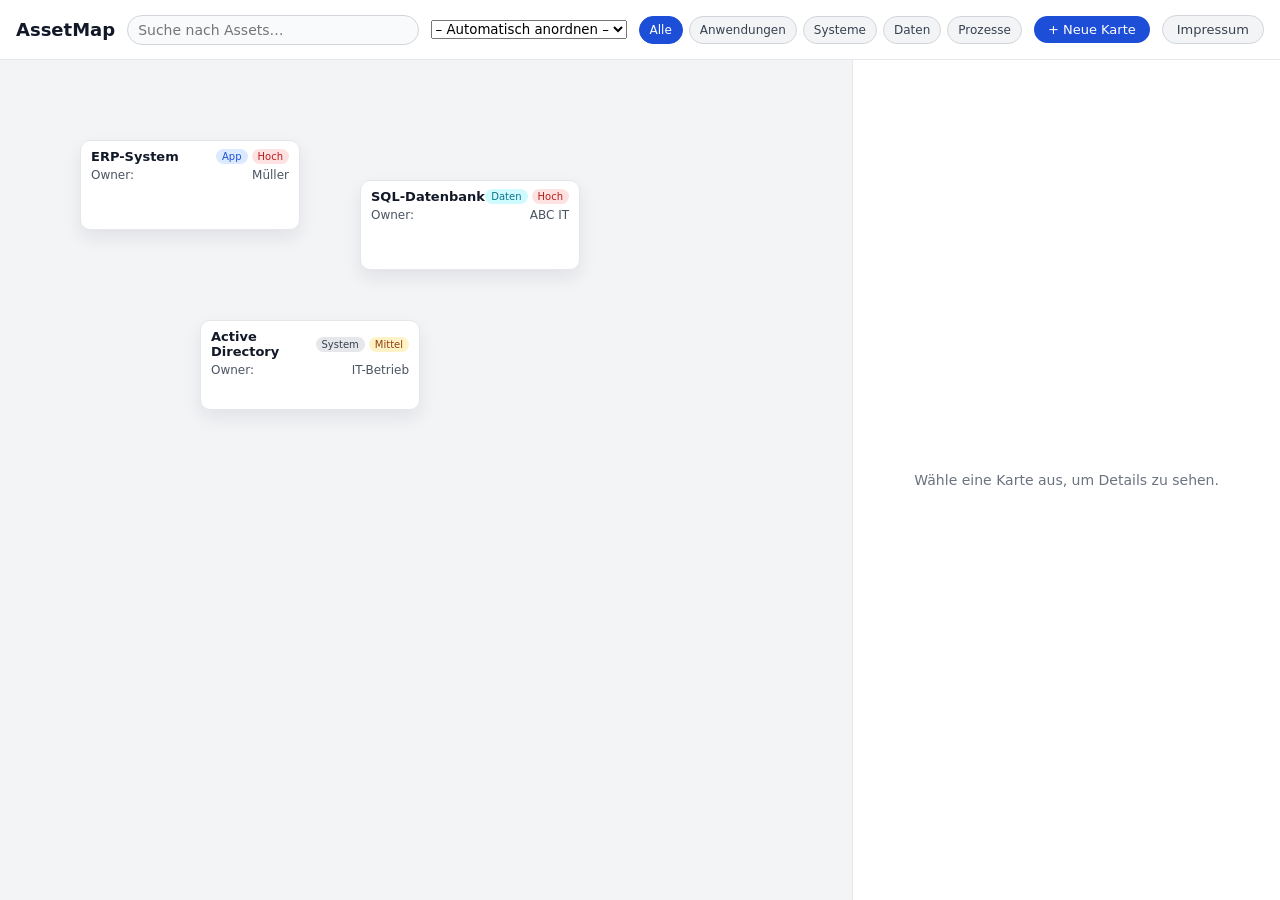
<file: index.html>
<!DOCTYPE html>
<html lang="de">
<head>
  <meta charset="UTF-8" />
  <title>AssetMap Prototype</title>
  <link rel="stylesheet" href="style.css" />
</head>

<body>
  <div class="app">

    <!-- TOPBAR -->
    <header class="topbar">
      <div class="logo">AssetMap</div>

      <div class="search">
        <input type="text" id="searchInput" placeholder="Suche nach Assets…" />
      </div>

      <select id="layoutSelect">
        <option value="">– Automatisch anordnen –</option>
        <option value="grid">Raster</option>
        <option value="circle">Kreis</option>
        <option value="links">Nach Verknüpfungen</option>
      </select>

      <div class="pill-group">
        <button class="pill pill-active" data-filter="all">Alle</button>
        <button class="pill" data-filter="application">Anwendungen</button>
        <button class="pill" data-filter="system">Systeme</button>
        <button class="pill" data-filter="data">Daten</button>
        <button class="pill" data-filter="process">Prozesse</button>
      </div>

      <button id="addAssetBtn" class="primary-btn">+ Neue Karte</button>

      <a href="impressum.html" style="padding:6px 14px;border-radius:999px;border:1px solid #d1d5db;background:#f3f4f6;color:#374151;font-size:13px;text-decoration:none;">Impressum</a>
    </header>

    <!-- MAIN AREA -->
    <main class="main">

      <!-- CANVAS -->
      <div class="canvas" id="canvas">
        <svg id="linksSvg" class="links-svg"></svg>
        <div id="cardsLayer"></div>
      </div>

      <!-- DETAILPANEL -->
      <aside class="detail" id="detailPanel">

        <div class="detail-empty" id="detailEmpty">
          <p>Wähle eine Karte aus, um Details zu sehen.</p>
        </div>

        <div class="detail-content hidden" id="detailContent">

          <h2 id="detailTitle"></h2>
          <div class="detail-sub" id="detailSubtitle"></div>

          <!-- BASIS -->
          <section class="section">
            <div class="section-title">Basisinformationen</div>

            <div class="field">
              <span class="field-label">Name:</span>
              <input id="fieldName" />
            </div>

            <div class="field">
              <span class="field-label">Kategorie:</span>
              <select id="fieldType">
                <option value="application">Anwendung</option>
                <option value="system">System</option>
                <option value="data">Daten</option>
                <option value="process">Prozess</option>
              </select>
            </div>

            <div class="field">
              <span class="field-label">Status:</span>
              <select id="fieldStatus">
                <option value="aktiv">Aktiv</option>
                <option value="geplant">Geplant</option>
                <option value="ausserbetrieb">Außer Betrieb</option>
              </select>
            </div>

            <div class="field">
              <span class="field-label">Beschreibung:</span>
              <textarea id="fieldDescription" rows="3"></textarea>
            </div>
          </section>

          <!-- VERANTWORTUNG -->
          <section class="section">
            <div class="section-title">Verantwortung</div>

            <div class="field">
              <span class="field-label">Verantwortlicher:</span>
              <input id="fieldOwner" />
            </div>
          </section>

          <!-- SCHUTZBEDARF -->
          <section class="section">
            <div class="section-title">Schutzbedarf</div>

            <div class="field">
              <span class="field-label">Schutzbedarf:</span>
              <select id="fieldCriticality">
                <option value="low">Niedrig</option>
                <option value="medium">Mittel</option>
                <option value="high">Hoch</option>
              </select>
            </div>
          </section>

          <!-- TAGS -->
          <section class="section">
            <div class="section-title">Tags</div>
            <div class="field">
              <span class="field-label">Tags:</span>
              <input id="fieldTags" placeholder="Kommagetrennt" />
            </div>
          </section>

          <!-- ANWENDUNGEN -->
          <section id="sectionApplication" class="section hidden">
            <div class="section-title">Anwendung</div>

            <div class="field"><span class="field-label">Technologie:</span><input id="appTech"></div>
            <div class="field"><span class="field-label">Lizenz:</span><input id="appLicense"></div>
            <div class="field"><span class="field-label">Version:</span><input id="appVersion"></div>
            <div class="field"><span class="field-label">Authentifizierung:</span><input id="appAuth"></div>
          </section>

          <!-- SYSTEME -->
          <section id="sectionSystem" class="section hidden">
            <div class="section-title">System</div>

            <div class="field"><span class="field-label">Betriebssystem:</span><input id="sysOS"></div>
            <div class="field"><span class="field-label">Netzwerkzone:</span><input id="sysZone"></div>
            <div class="field"><span class="field-label">IP/Hostname:</span><input id="sysIP"></div>
            <div class="field"><span class="field-label">Authentifizierung:</span><input id="sysAuth"></div>
            <div class="field"><span class="field-label">Standort:</span><input id="sysLocation"></div>
          </section>

          <!-- DATEN -->
          <section id="sectionData" class="section hidden">
            <div class="section-title">Daten</div>

            <div class="field">
              <span class="field-label">Personenbezogen:</span>
              <input type="checkbox" id="dataPersonal">
            </div>

            <div class="field"><span class="field-label">Datenformat:</span><input id="dataFormat"></div>
            <div class="field"><span class="field-label">Speicherort:</span><input id="dataStorage"></div>
            <div class="field"><span class="field-label">Backup:</span><input id="dataBackup"></div>
          </section>

          <!-- PROZESSE -->
          <section id="sectionProcess" class="section hidden">
            <div class="section-title">Prozess</div>
            <p style="font-size:12px;color:#6b7280;">Keine zusätzlichen Felder.</p>
          </section>

          <!-- LINKS -->
          <section class="section">
            <div class="section-title">Verknüpfungen</div>

            <div class="field">
              <span class="field-label">Neuer Link:</span>
              <select id="fieldLinkSelect"></select>
            </div>

            <div class="field">
              <span class="field-label"></span>
              <button id="addLinkBtn" class="primary-btn">Link hinzufügen</button>
            </div>

            <div class="field">
              <span class="field-label">Links:</span>
              <ul id="linksList" class="links-list"></ul>
            </div>
          </section>

          <!-- ACTIONS -->
          <div class="section">
            <button id="saveBtn" class="primary-btn full">Änderungen speichern</button>
            <button id="deleteBtn" class="danger-btn full">Karte löschen</button>
          </div>

        </div>
      </aside>

    </main>
  </div>

  <script src="app.js"></script>
</body>
</html>
</file>
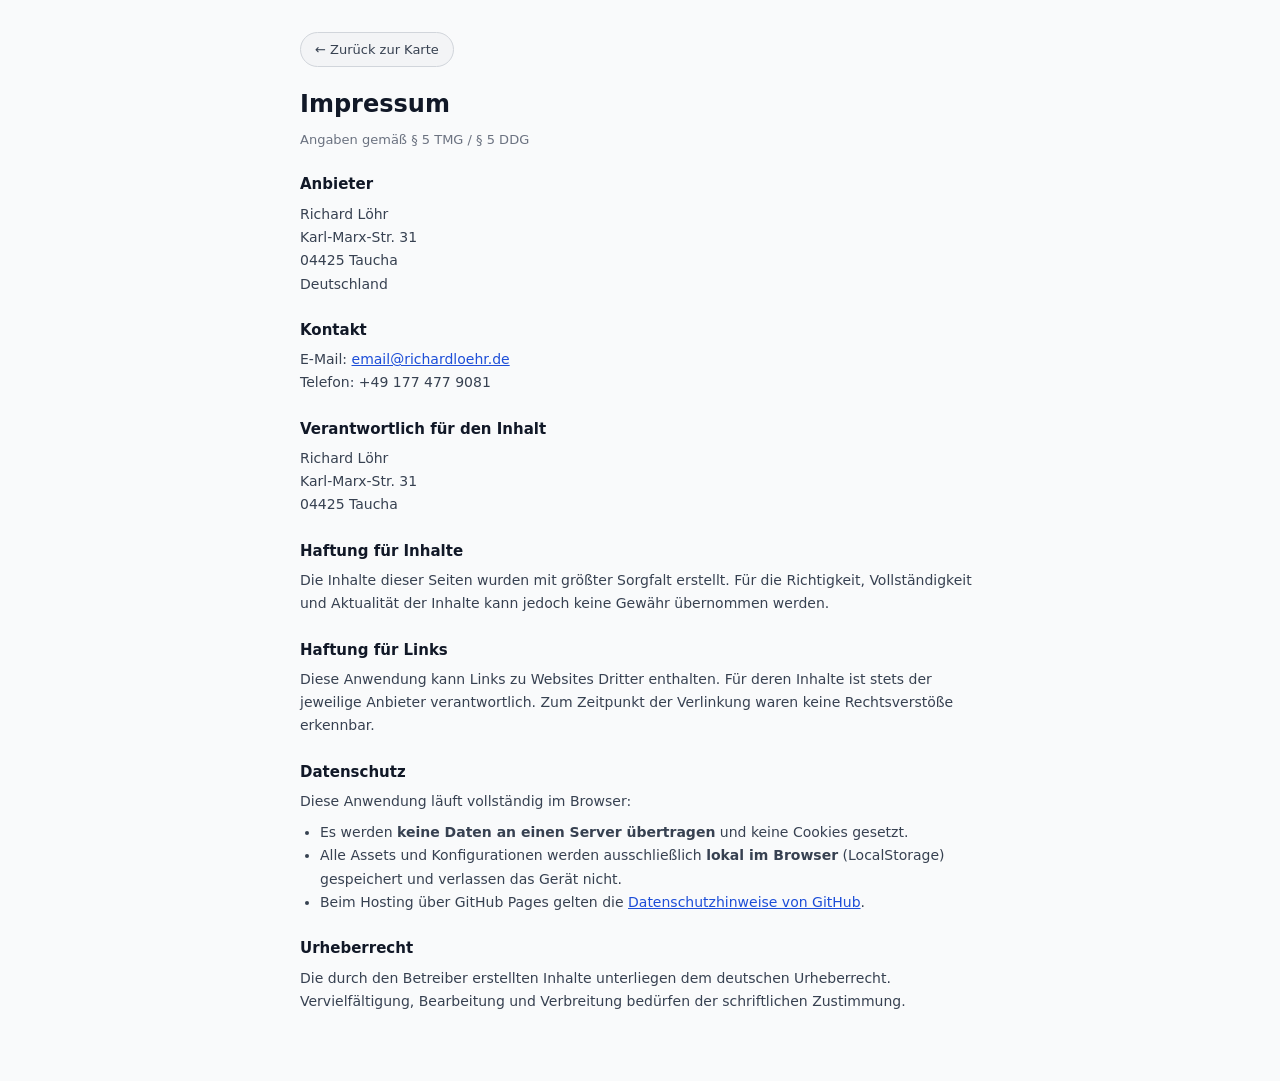
<file: impressum.html>
<!DOCTYPE html>
<html lang="de">
<head>
  <meta charset="UTF-8" />
  <meta name="viewport" content="width=device-width, initial-scale=1.0" />
  <title>Impressum – AssetMap</title>
  <style>
    * { box-sizing: border-box; margin: 0; padding: 0; font-family: system-ui, -apple-system, BlinkMacSystemFont, "Segoe UI", sans-serif; }
    body { background: #f9fafb; color: #374151; font-size: 14px; line-height: 1.65; }
    .page { max-width: 720px; margin: 0 auto; padding: 32px 20px 60px; }
    h1 { font-size: 24px; color: #111827; margin-bottom: 4px; }
    .sub { color: #6b7280; font-size: 13px; margin-bottom: 20px; }
    .back { display: inline-block; margin-bottom: 18px; padding: 6px 14px; border-radius: 999px;
            background: #f3f4f6; border: 1px solid #d1d5db; color: #374151; font-size: 13px; text-decoration: none; }
    .back:hover { background: #e5e7eb; }
    .hint { background: #fef3c7; border: 1px solid #fcd34d; border-radius: 8px; padding: 10px 14px; font-size: 12.5px; margin-bottom: 18px; }
    h2 { font-size: 15px; color: #111827; margin: 22px 0 6px; }
    p, ul { margin-bottom: 8px; }
    ul { padding-left: 20px; }
    a { color: #1d4ed8; }
  </style>
</head>
<body>
  <div class="page">
    <a class="back" href="index.html">← Zurück zur Karte</a>
    <h1>Impressum</h1>
    <div class="sub">Angaben gemäß § 5 TMG / § 5 DDG</div>

    <h2>Anbieter</h2>
    <p>
      Richard Löhr<br />
      Karl-Marx-Str. 31<br />
      04425 Taucha<br />
      Deutschland
    </p>

    <h2>Kontakt</h2>
    <p>
      E-Mail: <a href="mailto:email@richardloehr.de">email@richardloehr.de</a><br />
      Telefon: +49 177 477 9081
    </p>

    <h2>Verantwortlich für den Inhalt</h2>
    <p>
      Richard Löhr<br />
      Karl-Marx-Str. 31<br />
      04425 Taucha<br />
    </p>

    <h2>Haftung für Inhalte</h2>
    <p>
      Die Inhalte dieser Seiten wurden mit größter Sorgfalt erstellt. Für die Richtigkeit,
      Vollständigkeit und Aktualität der Inhalte kann jedoch keine Gewähr übernommen werden.
    </p>

    <h2>Haftung für Links</h2>
    <p>
      Diese Anwendung kann Links zu Websites Dritter enthalten. Für deren Inhalte ist stets
      der jeweilige Anbieter verantwortlich. Zum Zeitpunkt der Verlinkung waren keine
      Rechtsverstöße erkennbar.
    </p>

    <h2>Datenschutz</h2>
    <p>Diese Anwendung läuft vollständig im Browser:</p>
    <ul>
      <li>Es werden <strong>keine Daten an einen Server übertragen</strong> und keine Cookies gesetzt.</li>
      <li>Alle Assets und Konfigurationen werden ausschließlich <strong>lokal im Browser</strong> (LocalStorage) gespeichert und verlassen das Gerät nicht.</li>
      <li>Beim Hosting über GitHub Pages gelten die <a href="https://docs.github.com/de/site-policy/privacy-policies/github-privacy-statement" target="_blank" rel="noopener">Datenschutzhinweise von GitHub</a>.</li>
    </ul>

    <h2>Urheberrecht</h2>
    <p>
      Die durch den Betreiber erstellten Inhalte unterliegen dem deutschen Urheberrecht.
      Vervielfältigung, Bearbeitung und Verbreitung bedürfen der schriftlichen Zustimmung.
    </p>
  </div>
</body>
</html>
</file>
<file: style.css>
* {
  box-sizing: border-box;
  margin: 0;
  padding: 0;
  font-family: system-ui, -apple-system, BlinkMacSystemFont, "Segoe UI", sans-serif;
}

html, body {
  width: 100%;
  height: 100%;
}

body {
  background: #e5e7eb;
}

.app {
  width: 100vw;
  height: 100vh;
  margin: 0;
  background: #f9fafb;
  overflow: hidden;
}

.topbar {
  height: 60px;
  background: #ffffff;
  border-bottom: 1px solid #e5e7eb;
  display: flex;
  align-items: center;
  padding: 0 16px;
  gap: 12px;
}

.logo {
  font-weight: 700;
  font-size: 18px;
  color: #111827;
}

.search {
  flex: 1;
}

.search input {
  width: 100%;
  padding: 6px 10px;
  border-radius: 999px;
  border: 1px solid #d1d5db;
  font-size: 14px;
  background: #f9fafb;
}

.pill-group {
  display: flex;
  gap: 6px;
}

.pill {
  padding: 6px 10px;
  border-radius: 999px;
  border: 1px solid #d1d5db;
  font-size: 12px;
  background: #f3f4f6;
  color: #374151;
  cursor: pointer;
}

.pill-active {
  background: #1d4ed8;
  color: #ffffff;
  border-color: #1d4ed8;
}

.primary-btn,
.danger-btn {
  border-radius: 999px;
  border: none;
  padding: 6px 14px;
  font-size: 13px;
  cursor: pointer;
}

.primary-btn {
  background: #1d4ed8;
  color: #ffffff;
}

.danger-btn {
  background: #b91c1c;
  color: #ffffff;
}

.primary-btn.full,
.danger-btn.full {
  width: 100%;
  margin-top: 6px;
}

.main {
  display: grid;
  grid-template-columns: 2fr 1fr;
  height: calc(100vh - 60px);
}

.canvas {
  position: relative;
  background: #f3f4f6;
  border-right: 1px solid #e5e7eb;
  overflow: hidden;
}

#cardsLayer {
  position: absolute;
  top: 0;
  left: 0;
  width: 100%;
  height: 100%;
  z-index: 2;
}

.links-svg {
  position: absolute;
  top: 0;
  left: 0;
  width: 100%;
  height: 100%;
  pointer-events: none;
  z-index: 1;
}

.detail {
  background: #ffffff;
  padding: 14px 16px;
  overflow-y: auto;
}

.detail-empty {
  height: 100%;
  display: flex;
  align-items: center;
  justify-content: center;
  color: #6b7280;
  font-size: 14px;
}

.detail-content.hidden {
  display: none;
}

.detail h2 {
  font-size: 20px;
  font-weight: 600;
  color: #111827;
}

.detail-sub {
  font-size: 12px;
  color: #6b7280;
  margin-bottom: 12px;
}

.section {
  margin-top: 12px;
  margin-bottom: 8px;
}

.section-title {
  font-size: 11px;
  font-weight: 600;
  color: #4b5563;
  text-transform: uppercase;
  letter-spacing: 0.06em;
  margin-bottom: 4px;
}

.field {
  display: flex;
  align-items: center;
  margin-bottom: 4px;
  font-size: 13px;
}

.field-label {
  width: 120px;
  color: #6b7280;
  font-size: 12px;
}

.field input,
.field select,
.field textarea {
  flex: 1;
  padding: 4px 6px;
  border-radius: 6px;
  border: 1px solid #d1d5db;
  font-size: 13px;
}

.field textarea {
  resize: vertical;
}

.asset-card {
  position: absolute;
  width: 220px;
  min-height: 90px;
  background: #ffffff;
  border-radius: 10px;
  border: 1px solid #e5e7eb;
  box-shadow: 0 8px 18px rgba(15, 23, 42, 0.08);
  padding: 8px 10px;
  font-size: 12px;
  cursor: pointer;
}

.asset-card.selected {
  border-color: #1d4ed8;
  box-shadow: 0 0 0 2px rgba(37, 99, 235, 0.4);
}

.asset-card-header {
  display: flex;
  justify-content: space-between;
  align-items: center;
  margin-bottom: 4px;
}

.asset-card-title {
  font-weight: 600;
  font-size: 13px;
  color: #111827;
}

.asset-card-tags {
  display: flex;
  gap: 4px;
}

.tag {
  padding: 2px 6px;
  border-radius: 999px;
  font-size: 10px;
  background: #e5e7eb;
  color: #374151;
}

.tag-application {
  background: #dbeafe;
  color: #1d4ed8;
}

.tag-system {
  background: #e5e7eb;
  color: #374151;
}

.tag-data {
  background: #cffafe;
  color: #0e7490;
}

.tag-process {
  background: #ede9fe;
  color: #6d28d9;
}

.tag-critical-high {
  background: #fee2e2;
  color: #b91c1c;
}

.tag-critical-medium {
  background: #fef3c7;
  color: #92400e;
}

.tag-critical-low {
  background: #dcfce7;
  color: #166534;
}

.asset-card-row {
  display: flex;
  justify-content: space-between;
  color: #4b5563;
}

.links-list {
  list-style: none;
  padding-left: 0;
  font-size: 12px;
  color: #374151;
}

.links-list li {
  display: flex;
  justify-content: space-between;
  align-items: center;
  margin-bottom: 2px;
}

.links-list button {
  border: none;
  background: transparent;
  color: #b91c1c;
  cursor: pointer;
  font-size: 11px;
}

.hidden {
  display: none;
}
</file>
